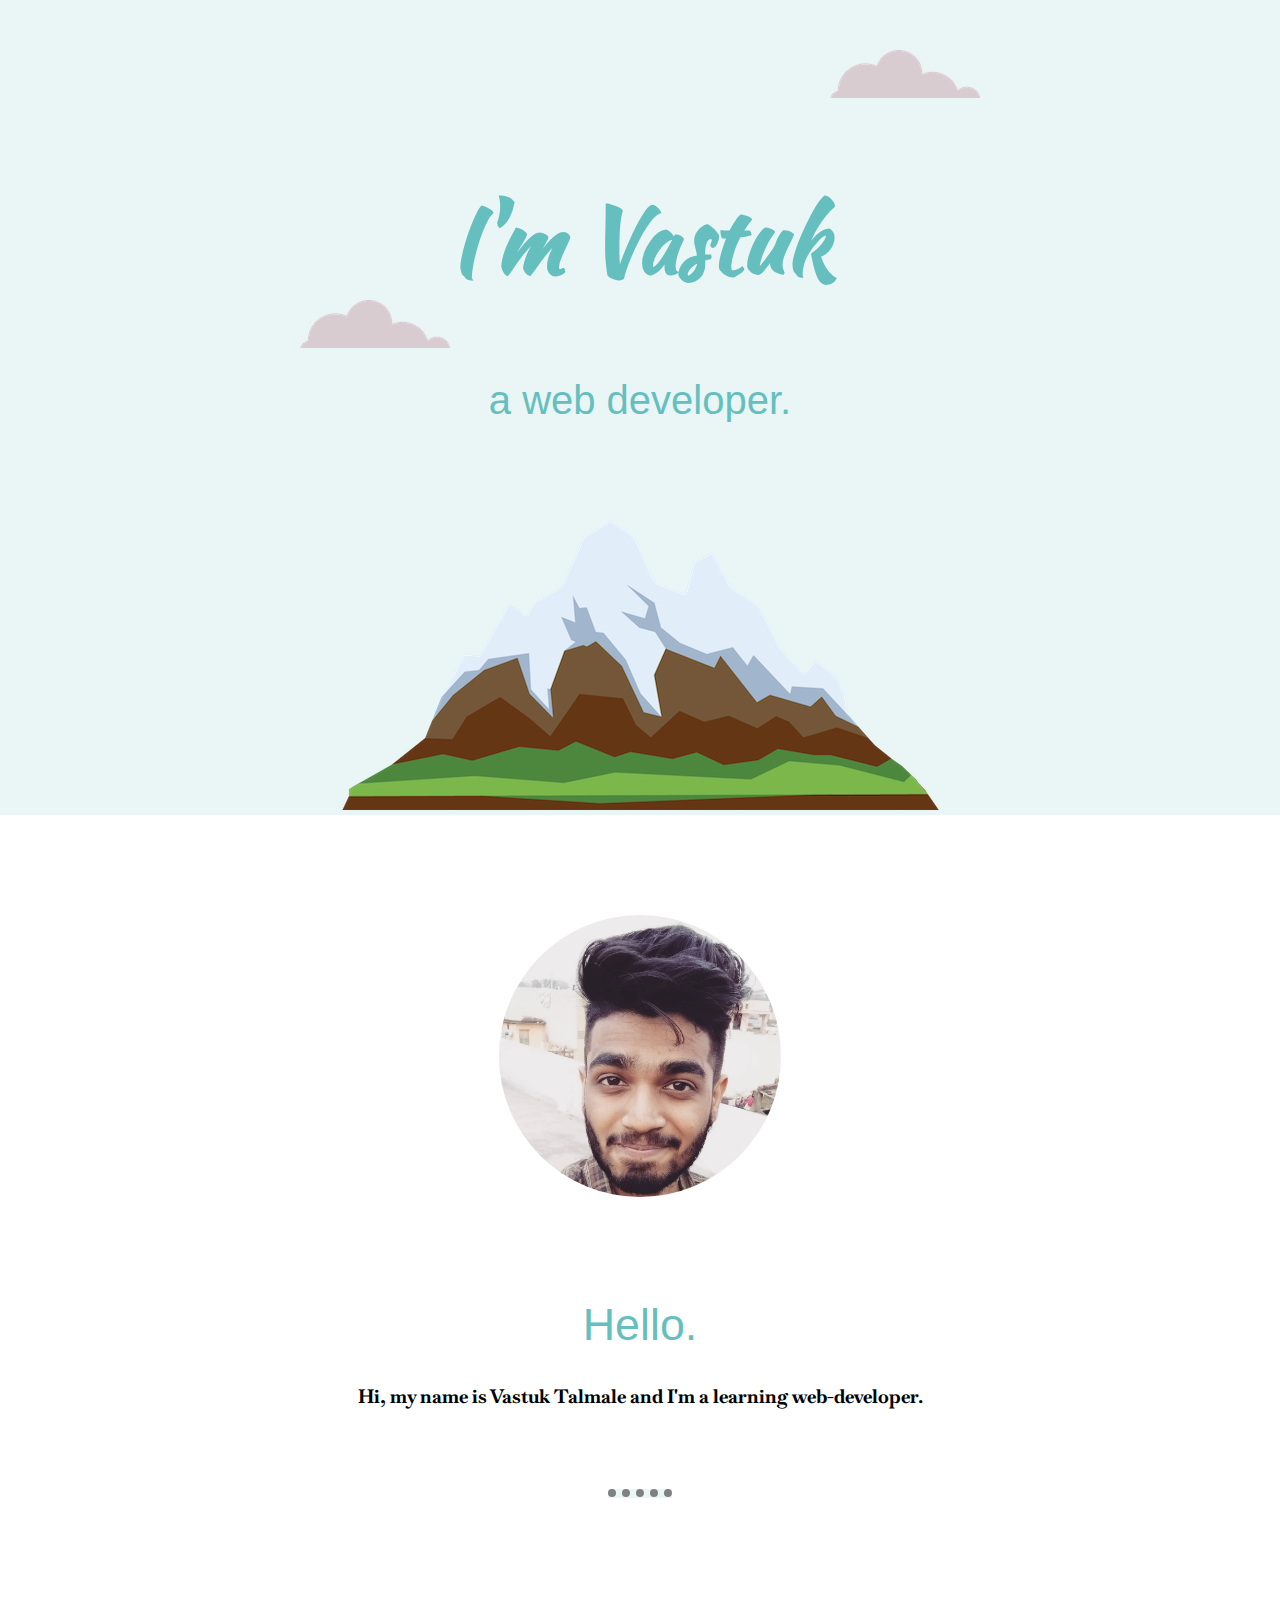
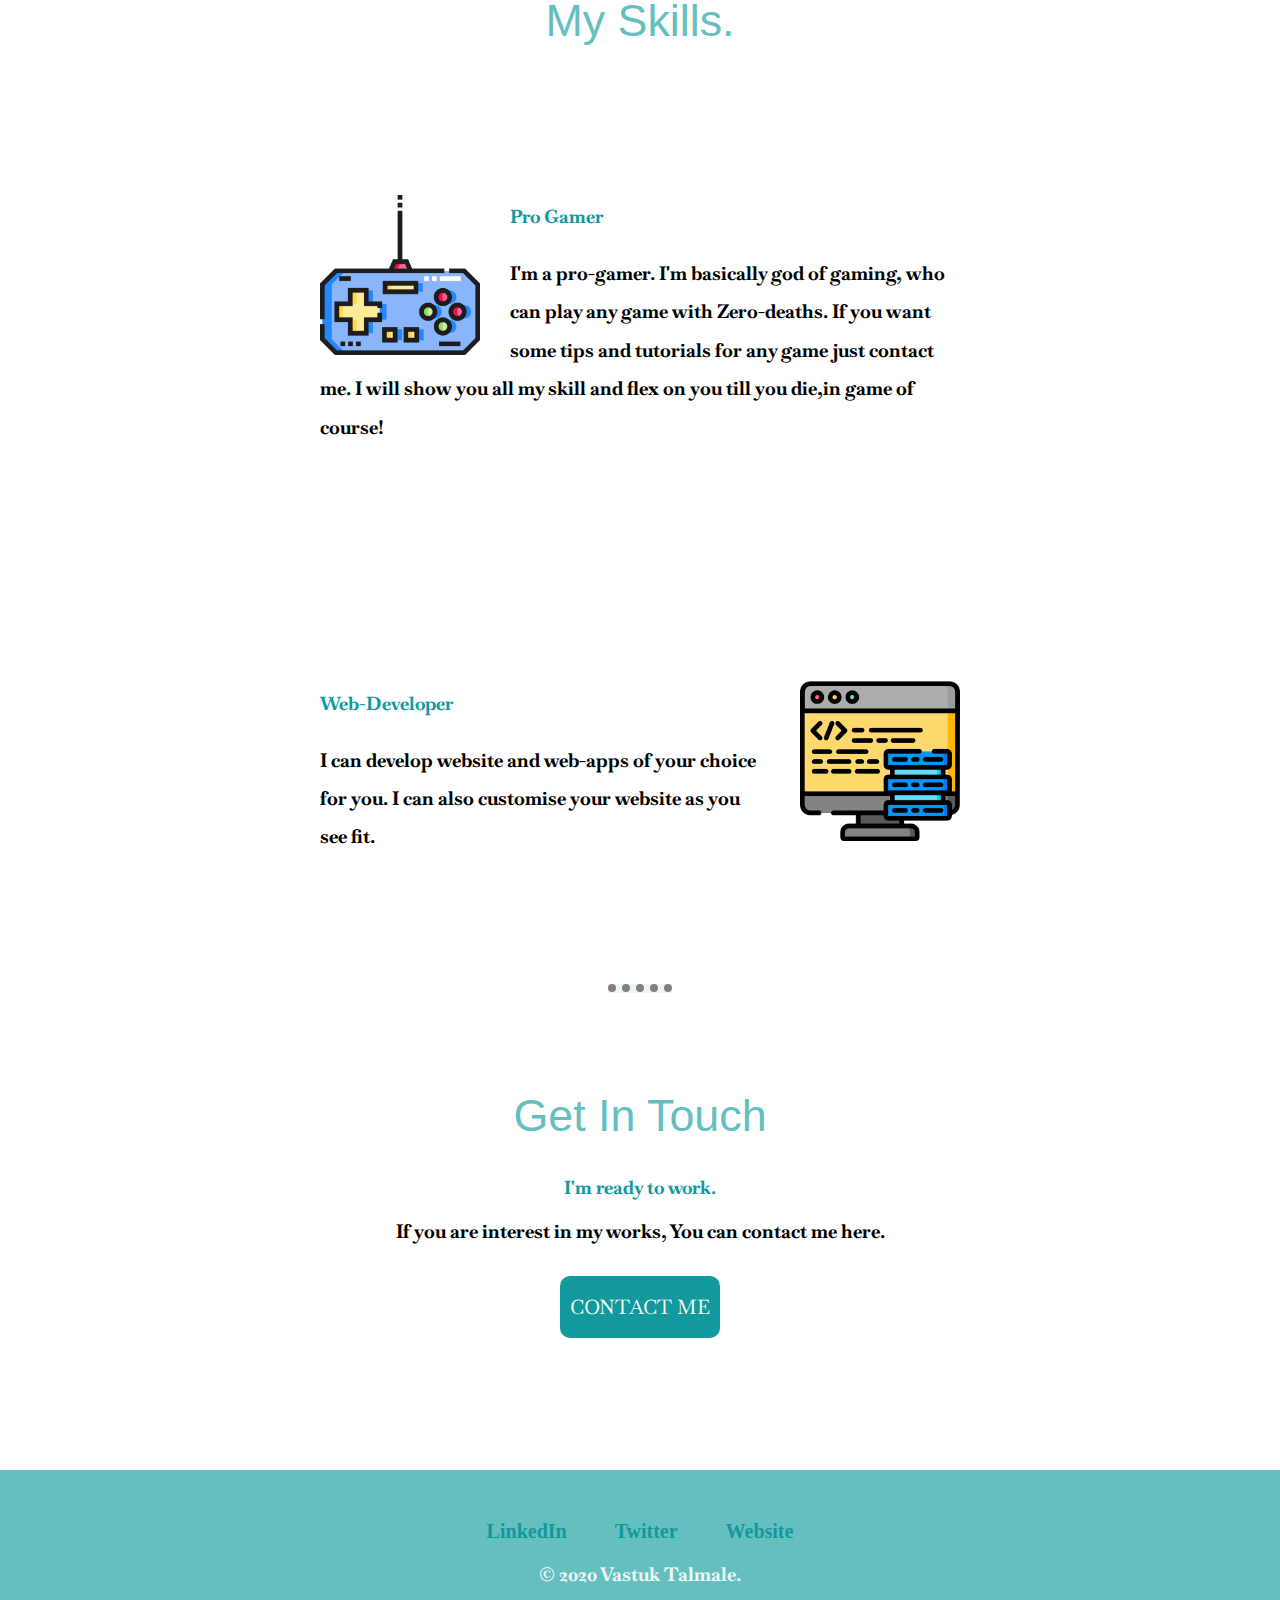
<file: index.html>
<!DOCTYPE html>
<html lang="en">
<head>
    <meta charset="UTF-8">
    <title>My Site</title>
    <link rel="stylesheet" href="css/style.css">
    <link rel="icon" href="favicon.ico">
    <link href="https://fonts.googleapis.com/css?family=Baskervville|Kaushan+Script&display=swap" rel="stylesheet">
</head>

<body>
    <div class="top-container">
        <img class="top-cloud" src="images/cloud.png" alt="cloud">
        <h1>I'm Vastuk</h1>
        <h2 class="sub-title">a web developer.</h2>
        <img class="bottom-cloud" src="images/cloud.png" alt="cloud">
        <img src="images/mountain.png" alt="mountain">
    </div>
    <div class="middle-container">
        <div class="profile">
            <img class="my-pic" src="images/pic.jpg" alt="Vastuk">
            <h2>Hello.</h2>
            <p class="my-discription">Hi, my name is Vastuk Talmale and I'm a learning web-developer.</p>
        </div>
        <hr>
        <div class="skills">
            <h2>My Skills.</h2>
            <div class="skill-row">
                <img class="gamer-img" src="images/gamepad.png" alt="I'm a pro-gamer too.">
                <h3>Pro Gamer</h3>
                <p class="skill-p">I'm a pro-gamer. I'm basically god of gaming, who can play any game with Zero-deaths. If you want some tips and tutorials for any game just contact me. I will show you all my skill and flex on you till you die,in game of course! </p>
            </div>
            <div class="skill-row">
                <img class="code-img" src="images/Skill.png" alt="skills">
                <h3>Web-Developer</h3>
                <p class="skill-p">I can develop website and web-apps of your choice for you. I can also customise your website as you see fit.</p>
            </div>
        </div>
        <hr>
        <div class="contact-me">
            <h2>Get In Touch</h2>
            <h3>I'm ready to work.</h3>
            <p>If you are interest in my works, You can contact me here.</p>
            <div class="button">
            <a class="btn" href="mailto:talmale.vastuk5566@gmail.com">CONTACT ME</a>
            </div>
        </div>
    </div>


    <div class="bottom-container">
        <a class="footer-link" href="https://www.linkedin.com/">LinkedIn</a>
        <a class="footer-link" href="https://twitter.com/">Twitter</a>
        <a class="footer-link" href="https://www.appbrewery.co/">Website</a>
        <p class="copyright">© 2020 Vastuk Talmale.</p>
    </div>

</body></html>
</file>
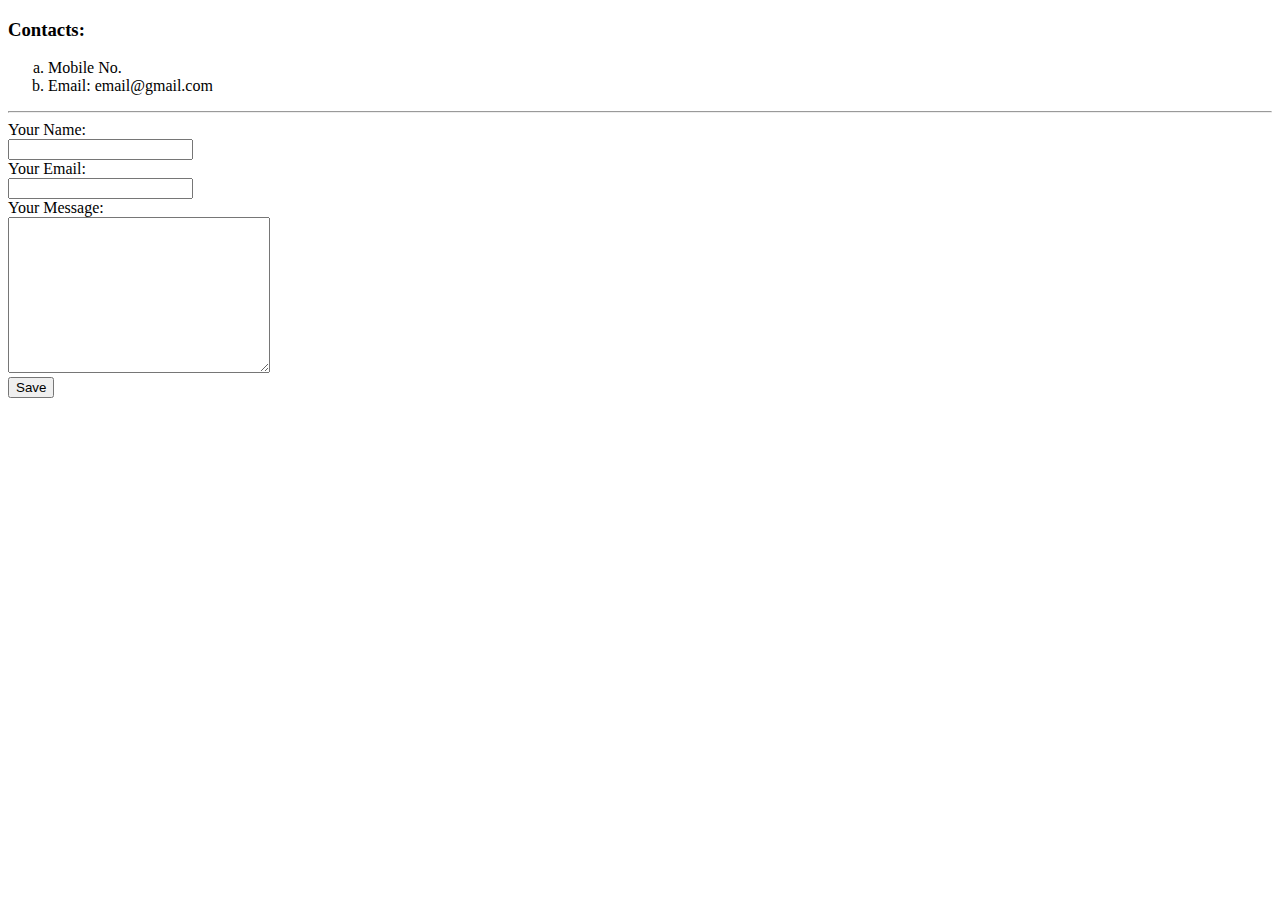
<file: contact.html>
<!DOCTYPE html>
<html>
    <head>
        <meta charset="utf-8">
        <meta name="viewport" content="width=device-width, initial-scale=1.0">
        <title>My Hobbies</title>
    </head>

    <body>
     <h3>Contacts:</h3>
      <ol type="a">
          <li>Mobile No.</li>
          <li>Email: email@gmail.com</li>
      </ol>
      <hr>
      <form action="mailto:info@gmail.com" enctype="text/plain">
          <label>Your Name:</label><br>
          <input type="text" name="YourName"><br>
          <label for="">Your Email:</label><br>
          <input type="email" name="youremail"><br>
          <label>Your Message:</label><br>
          <textarea name="message" id="message" cols="30" rows="10"></textarea><br>
          <input type="submit" value="Save">
      </form>
    </body>
</html>
</file>
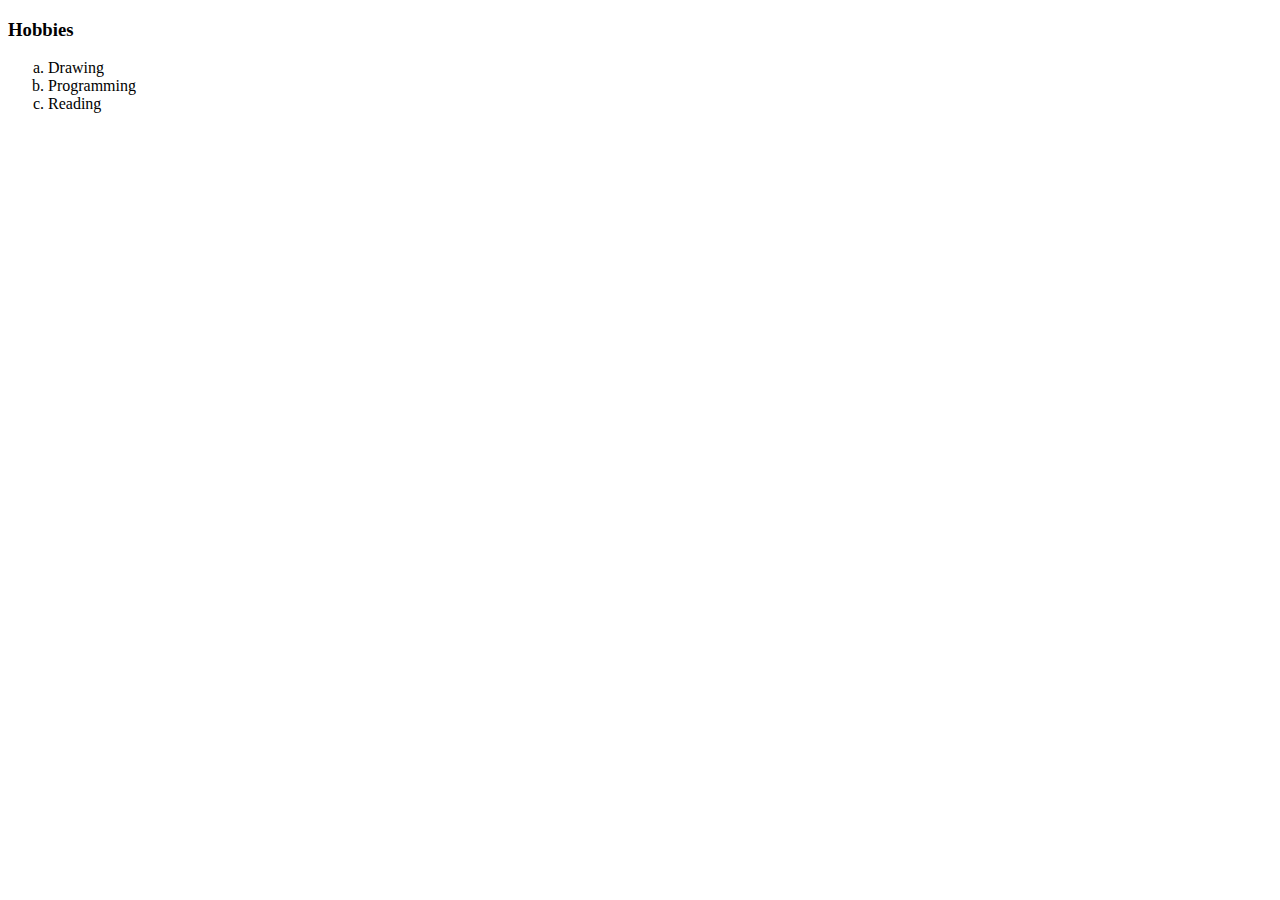
<file: hobbies.html>
<!DOCTYPE html>
<html>
    <head>
        <meta charset="utf-8">
        <meta name="viewport" content="width=device-width, initial-scale=1.0">
        <title>My Hobbies</title>
    </head>

    <body>
     <h3>Hobbies</h3>
      <ol type="a">
          <li>Drawing</li>
          <li>Programming</li>
          <li>Reading</li>
      </ol>
    </body>
</html>
</file>
<file: css/style.css>
body{
    margin: 0px;
    text-align: center;
    font-family: 'Baskervville', serif;
}
h1{
    margin-top: 0px;
    font-family: 'Kaushan Script', cursive;
    font-size: 5.625rem;
    margin: 50px auto 0 auto;
    color:  #66BFBF;
     line-height: 2;
}

h2{
    color:  #66BFBF;
    font-size: 2.8rem;
    line-height: 1;
    font-family: sans-serif;
    font-weight: 500;
    margin-top: 100px;
}
h3{
    color: #11999E;
}
a{
    color:  #11999E;
}
p{
    font-weight: 700;
    font-size: 1.2rem;
}
hr{
    height: 1px;
    border-style: dotted none none;
    border-width: 8px;
    width: 5%;
    background-color: #EAF6F6;
}
a{
    text-decoration: none;
}
.sub-title{
    font-size: 2.5rem;
    color: #66BFBF;
    font-weight: normal;
    margin-top: 50px;
}
.my-discription{
    margin-bottom: 80px;
}

.top-container{
    background-color: #EAF6F6;
    padding-top: 100px;
    position: relative;
}

.middle-container{
    margin-top: 100px;
}

.bottom-container{
    margin-top: 150px;
    background-color: #66BFBF;
    padding: 50px;
}

.skill-row{
    display: inline-block;
    width: 50%;
    margin: 100px auto;
    text-align: left;
    line-height: 2;
}
.skills{
    margin-top: 80px;
}
.top-cloud{
    position: absolute;
    right: 300px;
    top: 50px;
}

.bottom-cloud{
    position: absolute;
    left: 300px;
    top: 300px;
}
.my-pic{
    width: 22%;
    border-radius: 100%;
}

.gamer-img{
    width: 25%;
    float: left;
    margin-right: 30px;
    position: relative;
    top: 15px;
}
.code-img{
    width: 25%;
    float: right;
    margin-left: 30px;
    position: relative;
    top: 15px;
}
.btn{
    background-color: #11999E;
    color: white;
    border-radius: 10px;
    font-size: 20px;
    padding: 18px 10px;
}
.button{
    margin: 50px;
}

.footer-link{
    color: #11999E;
    font-size: 20px;
    font-family: serif;
    font-weight: 600;
    margin: 0 22px;
}
.copyright{
    color: #EAF6F6;
}
</file>
